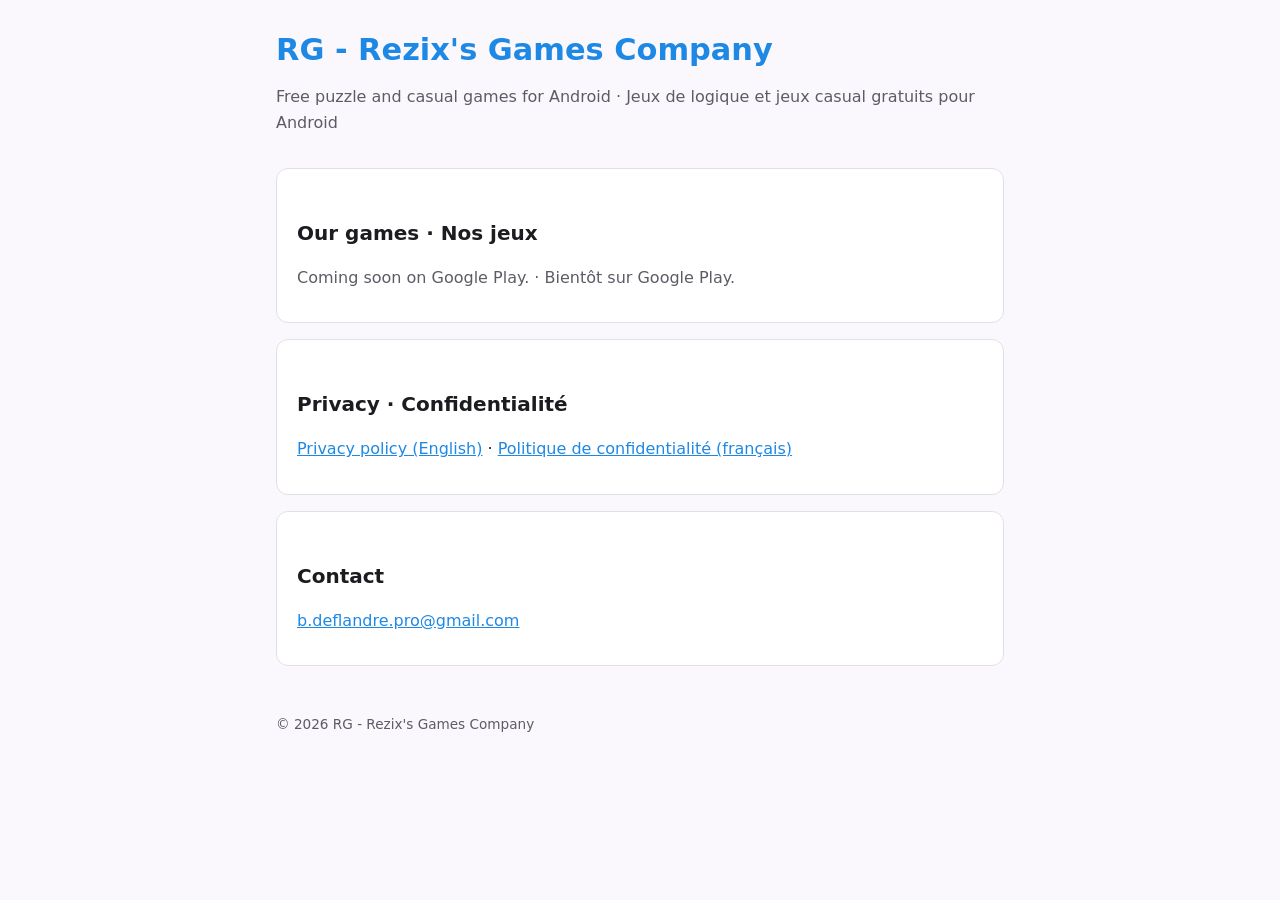
<file: index.html>
<!doctype html>
<html lang="en">
<head>
  <meta charset="utf-8">
  <meta name="viewport" content="width=device-width, initial-scale=1">
  <title>RG - Rezix's Games Company</title>
  <meta name="description" content="Free puzzle and casual games for Android by RG - Rezix's Games Company.">
  <link rel="stylesheet" href="style.css">
</head>
<body>
<main>
  <header>
    <h1>RG - Rezix's Games Company</h1>
    <p class="muted">Free puzzle and casual games for Android · Jeux de logique et jeux casual gratuits pour Android</p>
  </header>

  <section class="card">
    <h2>Our games · Nos jeux</h2>
    <p class="muted">Coming soon on Google Play. · Bientôt sur Google Play.</p>
  </section>

  <section class="card">
    <h2>Privacy · Confidentialité</h2>
    <p>
      <a href="privacy.html">Privacy policy (English)</a> ·
      <a href="confidentialite.html">Politique de confidentialité (français)</a>
    </p>
  </section>

  <section class="card">
    <h2>Contact</h2>
    <p><a href="mailto:b.deflandre.pro@gmail.com">b.deflandre.pro@gmail.com</a></p>
  </section>

  <footer>© 2026 RG - Rezix's Games Company</footer>
</main>
</body>
</html>
</file>
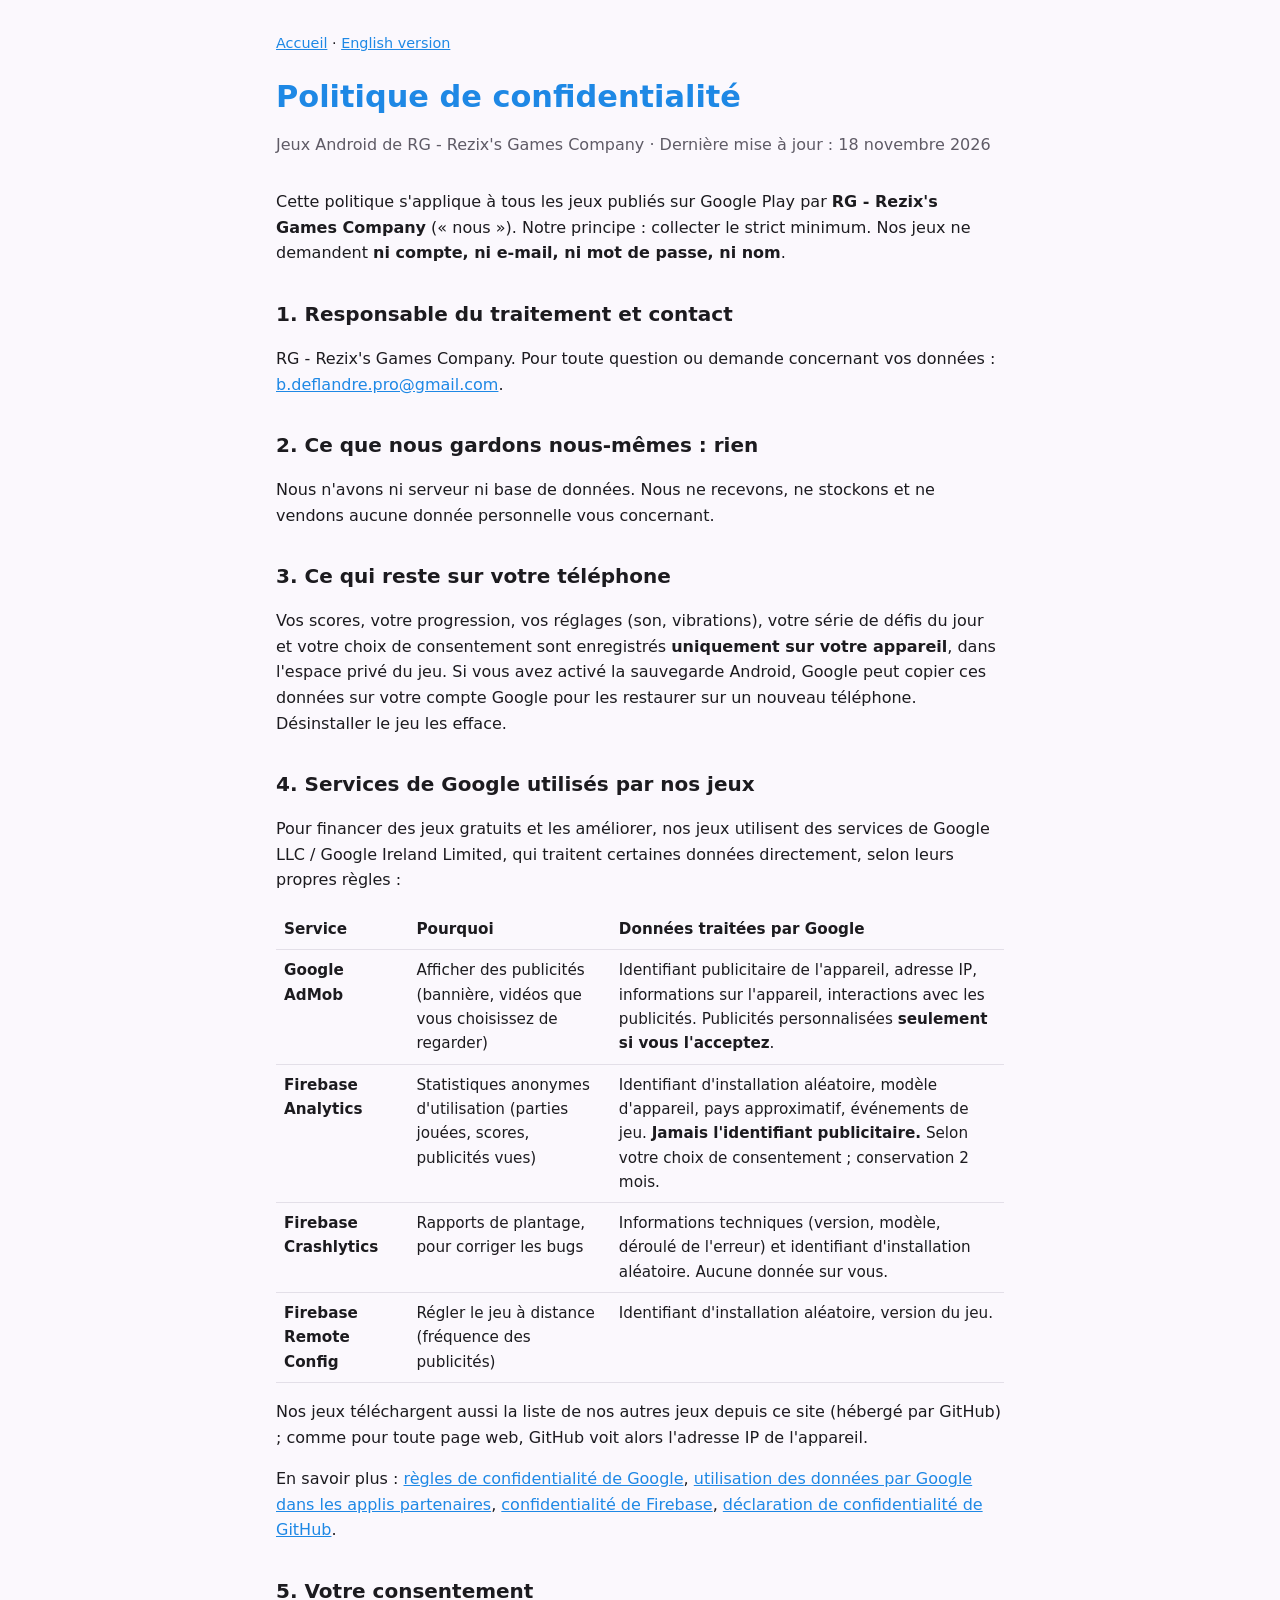
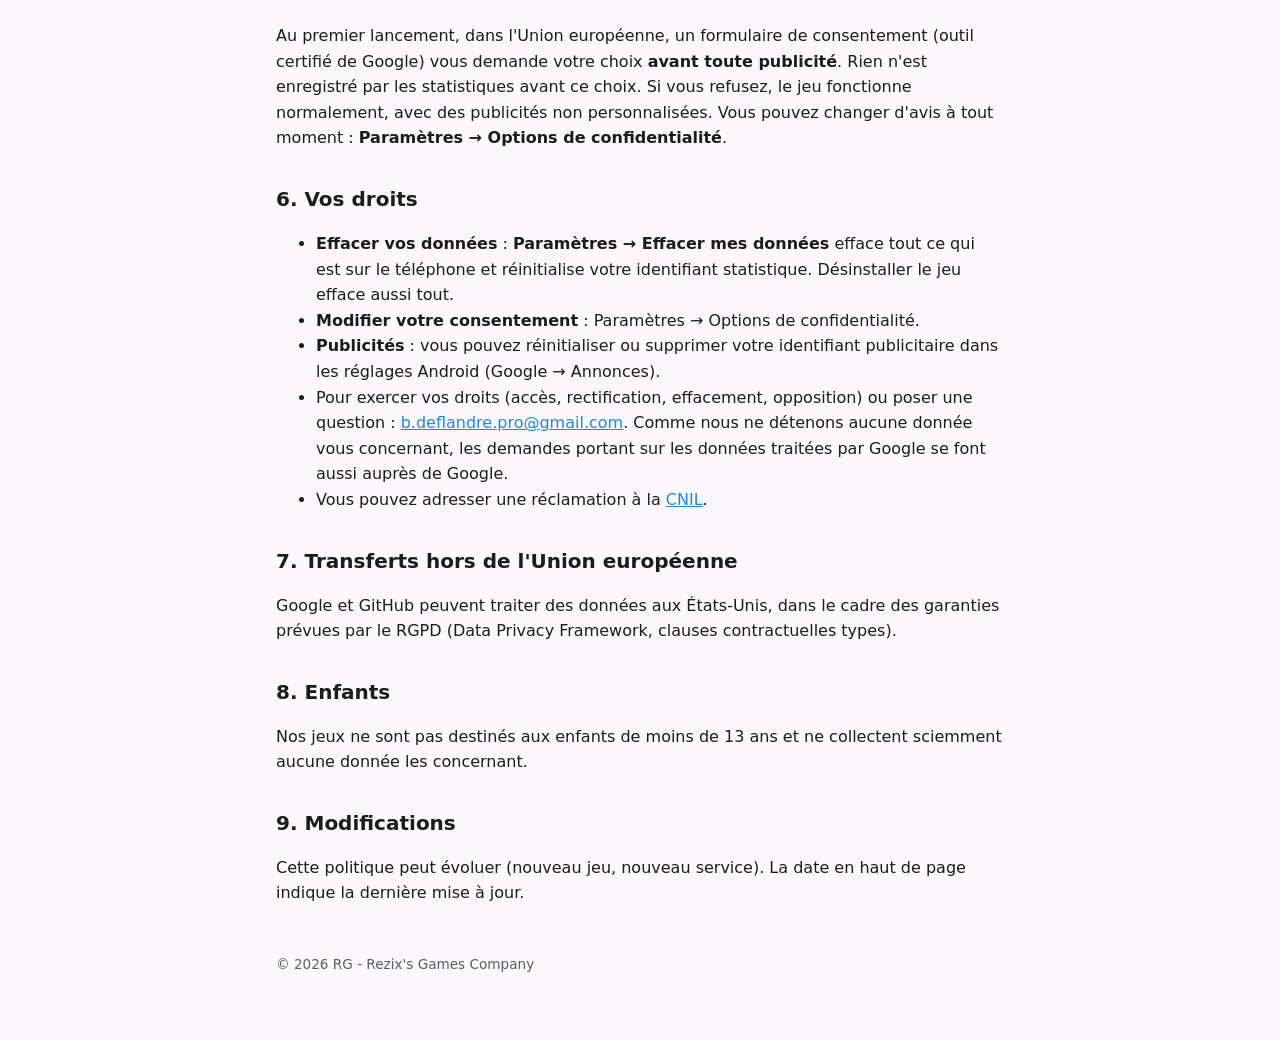
<file: confidentialite.html>
<!doctype html>
<html lang="fr">
<head>
  <meta charset="utf-8">
  <meta name="viewport" content="width=device-width, initial-scale=1">
  <title>Politique de confidentialité – RG - Rezix's Games Company</title>
  <link rel="stylesheet" href="style.css">
</head>
<body>
<main>
  <nav class="lang"><a href="index.html">Accueil</a> · <a href="privacy.html">English version</a></nav>
  <header>
    <h1>Politique de confidentialité</h1>
    <p class="muted">Jeux Android de RG - Rezix's Games Company · Dernière mise à jour : 18 novembre 2026</p>
  </header>

  <p>
    Cette politique s'applique à tous les jeux publiés sur Google Play par
    <strong>RG - Rezix's Games Company</strong> (« nous »). Notre principe : collecter le
    strict minimum. Nos jeux ne demandent <strong>ni compte, ni e-mail, ni mot de passe, ni nom</strong>.
  </p>

  <h2>1. Responsable du traitement et contact</h2>
  <p>
    RG - Rezix's Games Company. Pour toute question ou demande concernant vos données :
    <a href="mailto:b.deflandre.pro@gmail.com">b.deflandre.pro@gmail.com</a>.
  </p>

  <h2>2. Ce que nous gardons nous-mêmes : rien</h2>
  <p>
    Nous n'avons ni serveur ni base de données. Nous ne recevons, ne stockons et ne vendons
    aucune donnée personnelle vous concernant.
  </p>

  <h2>3. Ce qui reste sur votre téléphone</h2>
  <p>
    Vos scores, votre progression, vos réglages (son, vibrations), votre série de défis du jour
    et votre choix de consentement sont enregistrés <strong>uniquement sur votre appareil</strong>,
    dans l'espace privé du jeu. Si vous avez activé la sauvegarde Android, Google peut copier ces
    données sur votre compte Google pour les restaurer sur un nouveau téléphone. Désinstaller le
    jeu les efface.
  </p>

  <h2>4. Services de Google utilisés par nos jeux</h2>
  <p>
    Pour financer des jeux gratuits et les améliorer, nos jeux utilisent des services de
    Google LLC / Google Ireland Limited, qui traitent certaines données directement, selon
    leurs propres règles :
  </p>
  <table>
    <thead><tr><th>Service</th><th>Pourquoi</th><th>Données traitées par Google</th></tr></thead>
    <tbody>
      <tr>
        <td><strong>Google AdMob</strong></td>
        <td>Afficher des publicités (bannière, vidéos que vous choisissez de regarder)</td>
        <td>Identifiant publicitaire de l'appareil, adresse IP, informations sur l'appareil, interactions avec les publicités. Publicités personnalisées <strong>seulement si vous l'acceptez</strong>.</td>
      </tr>
      <tr>
        <td><strong>Firebase Analytics</strong></td>
        <td>Statistiques anonymes d'utilisation (parties jouées, scores, publicités vues)</td>
        <td>Identifiant d'installation aléatoire, modèle d'appareil, pays approximatif, événements de jeu. <strong>Jamais l'identifiant publicitaire.</strong> Selon votre choix de consentement ; conservation 2 mois.</td>
      </tr>
      <tr>
        <td><strong>Firebase Crashlytics</strong></td>
        <td>Rapports de plantage, pour corriger les bugs</td>
        <td>Informations techniques (version, modèle, déroulé de l'erreur) et identifiant d'installation aléatoire. Aucune donnée sur vous.</td>
      </tr>
      <tr>
        <td><strong>Firebase Remote Config</strong></td>
        <td>Régler le jeu à distance (fréquence des publicités)</td>
        <td>Identifiant d'installation aléatoire, version du jeu.</td>
      </tr>
    </tbody>
  </table>
  <p>
    Nos jeux téléchargent aussi la liste de nos autres jeux depuis ce site (hébergé par GitHub) ;
    comme pour toute page web, GitHub voit alors l'adresse IP de l'appareil.
  </p>
  <p>
    En savoir plus :
    <a href="https://policies.google.com/privacy?hl=fr">règles de confidentialité de Google</a>,
    <a href="https://policies.google.com/technologies/partner-sites?hl=fr">utilisation des données par Google dans les applis partenaires</a>,
    <a href="https://firebase.google.com/support/privacy?hl=fr">confidentialité de Firebase</a>,
    <a href="https://docs.github.com/fr/site-policy/privacy-policies/github-general-privacy-statement">déclaration de confidentialité de GitHub</a>.
  </p>

  <h2>5. Votre consentement</h2>
  <p>
    Au premier lancement, dans l'Union européenne, un formulaire de consentement (outil certifié
    de Google) vous demande votre choix <strong>avant toute publicité</strong>. Rien n'est enregistré
    par les statistiques avant ce choix. Si vous refusez, le jeu fonctionne normalement, avec des
    publicités non personnalisées. Vous pouvez changer d'avis à tout moment :
    <strong>Paramètres → Options de confidentialité</strong>.
  </p>

  <h2>6. Vos droits</h2>
  <ul>
    <li><strong>Effacer vos données</strong> : <strong>Paramètres → Effacer mes données</strong> efface tout ce qui est sur le téléphone et réinitialise votre identifiant statistique. Désinstaller le jeu efface aussi tout.</li>
    <li><strong>Modifier votre consentement</strong> : Paramètres → Options de confidentialité.</li>
    <li><strong>Publicités</strong> : vous pouvez réinitialiser ou supprimer votre identifiant publicitaire dans les réglages Android (Google → Annonces).</li>
    <li>Pour exercer vos droits (accès, rectification, effacement, opposition) ou poser une question : <a href="mailto:b.deflandre.pro@gmail.com">b.deflandre.pro@gmail.com</a>. Comme nous ne détenons aucune donnée vous concernant, les demandes portant sur les données traitées par Google se font aussi auprès de Google.</li>
    <li>Vous pouvez adresser une réclamation à la <a href="https://www.cnil.fr/fr/plaintes">CNIL</a>.</li>
  </ul>

  <h2>7. Transferts hors de l'Union européenne</h2>
  <p>
    Google et GitHub peuvent traiter des données aux États-Unis, dans le cadre des garanties
    prévues par le RGPD (Data Privacy Framework, clauses contractuelles types).
  </p>

  <h2>8. Enfants</h2>
  <p>
    Nos jeux ne sont pas destinés aux enfants de moins de 13 ans et ne collectent sciemment
    aucune donnée les concernant.
  </p>

  <h2>9. Modifications</h2>
  <p>
    Cette politique peut évoluer (nouveau jeu, nouveau service). La date en haut de page
    indique la dernière mise à jour.
  </p>

  <footer>© 2026 RG - Rezix's Games Company</footer>
</main>
</body>
</html>
</file>
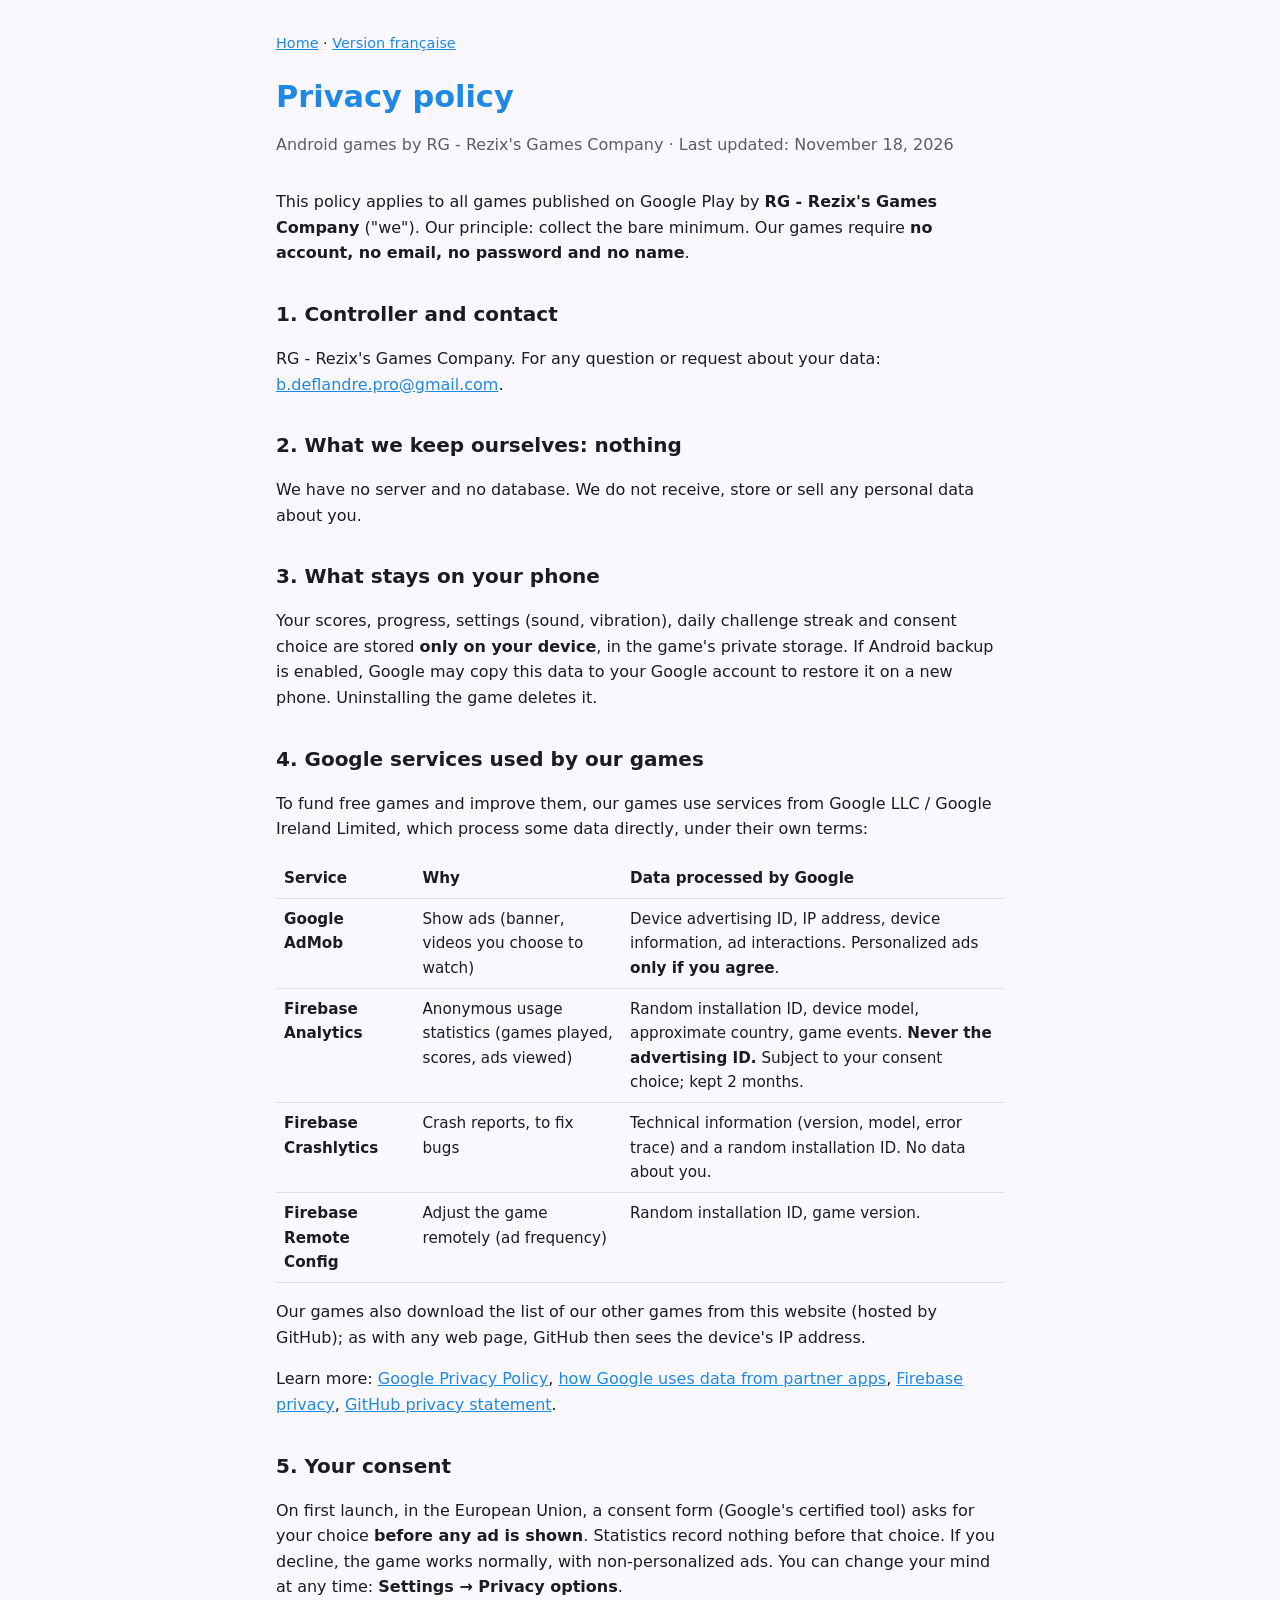
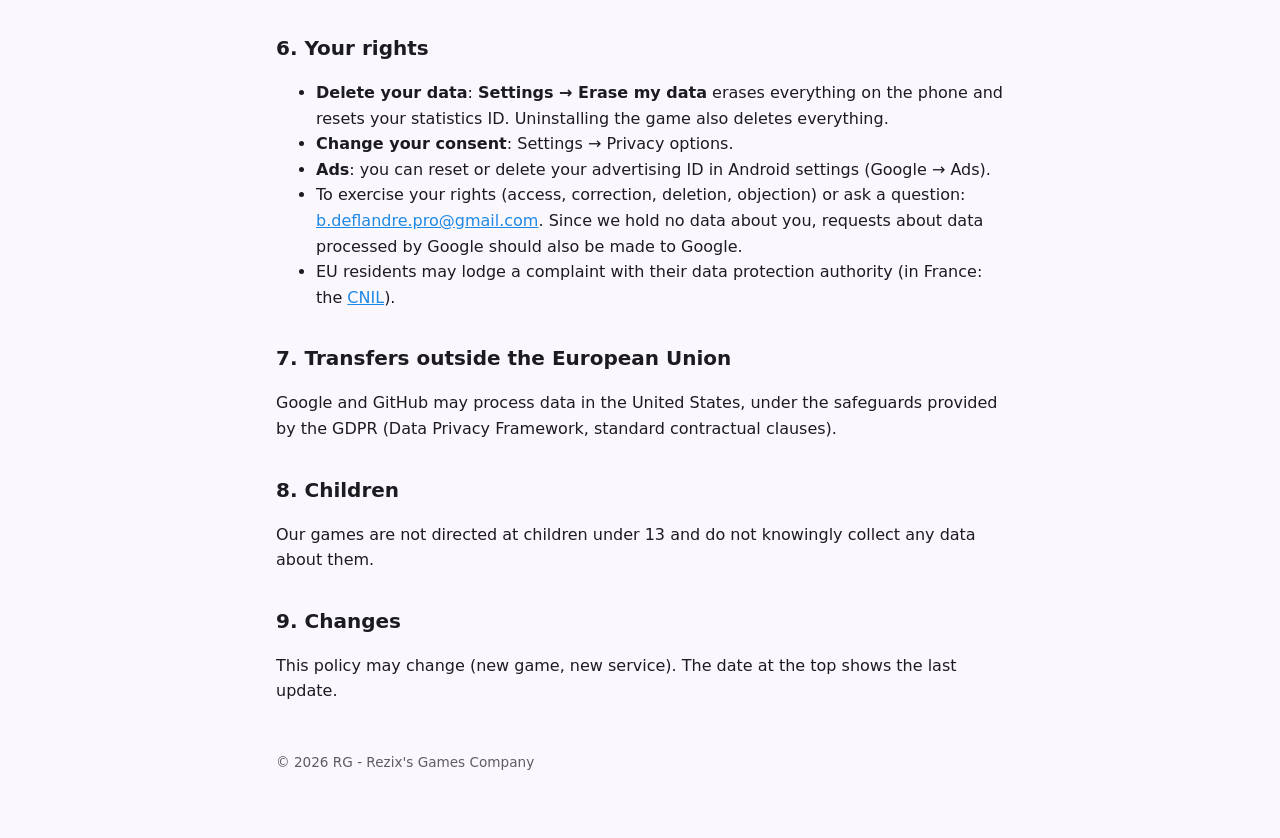
<file: privacy.html>
<!doctype html>
<html lang="en">
<head>
  <meta charset="utf-8">
  <meta name="viewport" content="width=device-width, initial-scale=1">
  <title>Privacy policy – RG - Rezix's Games Company</title>
  <link rel="stylesheet" href="style.css">
</head>
<body>
<main>
  <nav class="lang"><a href="index.html">Home</a> · <a href="confidentialite.html">Version française</a></nav>
  <header>
    <h1>Privacy policy</h1>
    <p class="muted">Android games by RG - Rezix's Games Company · Last updated: November 18, 2026</p>
  </header>

  <p>
    This policy applies to all games published on Google Play by
    <strong>RG - Rezix's Games Company</strong> ("we"). Our principle: collect the bare minimum.
    Our games require <strong>no account, no email, no password and no name</strong>.
  </p>

  <h2>1. Controller and contact</h2>
  <p>
    RG - Rezix's Games Company. For any question or request about your data:
    <a href="mailto:b.deflandre.pro@gmail.com">b.deflandre.pro@gmail.com</a>.
  </p>

  <h2>2. What we keep ourselves: nothing</h2>
  <p>
    We have no server and no database. We do not receive, store or sell any personal data
    about you.
  </p>

  <h2>3. What stays on your phone</h2>
  <p>
    Your scores, progress, settings (sound, vibration), daily challenge streak and consent choice
    are stored <strong>only on your device</strong>, in the game's private storage. If Android backup
    is enabled, Google may copy this data to your Google account to restore it on a new phone.
    Uninstalling the game deletes it.
  </p>

  <h2>4. Google services used by our games</h2>
  <p>
    To fund free games and improve them, our games use services from Google LLC / Google Ireland
    Limited, which process some data directly, under their own terms:
  </p>
  <table>
    <thead><tr><th>Service</th><th>Why</th><th>Data processed by Google</th></tr></thead>
    <tbody>
      <tr>
        <td><strong>Google AdMob</strong></td>
        <td>Show ads (banner, videos you choose to watch)</td>
        <td>Device advertising ID, IP address, device information, ad interactions. Personalized ads <strong>only if you agree</strong>.</td>
      </tr>
      <tr>
        <td><strong>Firebase Analytics</strong></td>
        <td>Anonymous usage statistics (games played, scores, ads viewed)</td>
        <td>Random installation ID, device model, approximate country, game events. <strong>Never the advertising ID.</strong> Subject to your consent choice; kept 2 months.</td>
      </tr>
      <tr>
        <td><strong>Firebase Crashlytics</strong></td>
        <td>Crash reports, to fix bugs</td>
        <td>Technical information (version, model, error trace) and a random installation ID. No data about you.</td>
      </tr>
      <tr>
        <td><strong>Firebase Remote Config</strong></td>
        <td>Adjust the game remotely (ad frequency)</td>
        <td>Random installation ID, game version.</td>
      </tr>
    </tbody>
  </table>
  <p>
    Our games also download the list of our other games from this website (hosted by GitHub);
    as with any web page, GitHub then sees the device's IP address.
  </p>
  <p>
    Learn more:
    <a href="https://policies.google.com/privacy">Google Privacy Policy</a>,
    <a href="https://policies.google.com/technologies/partner-sites">how Google uses data from partner apps</a>,
    <a href="https://firebase.google.com/support/privacy">Firebase privacy</a>,
    <a href="https://docs.github.com/en/site-policy/privacy-policies/github-general-privacy-statement">GitHub privacy statement</a>.
  </p>

  <h2>5. Your consent</h2>
  <p>
    On first launch, in the European Union, a consent form (Google's certified tool) asks for your
    choice <strong>before any ad is shown</strong>. Statistics record nothing before that choice. If you
    decline, the game works normally, with non-personalized ads. You can change your mind at any
    time: <strong>Settings → Privacy options</strong>.
  </p>

  <h2>6. Your rights</h2>
  <ul>
    <li><strong>Delete your data</strong>: <strong>Settings → Erase my data</strong> erases everything on the phone and resets your statistics ID. Uninstalling the game also deletes everything.</li>
    <li><strong>Change your consent</strong>: Settings → Privacy options.</li>
    <li><strong>Ads</strong>: you can reset or delete your advertising ID in Android settings (Google → Ads).</li>
    <li>To exercise your rights (access, correction, deletion, objection) or ask a question: <a href="mailto:b.deflandre.pro@gmail.com">b.deflandre.pro@gmail.com</a>. Since we hold no data about you, requests about data processed by Google should also be made to Google.</li>
    <li>EU residents may lodge a complaint with their data protection authority (in France: the <a href="https://www.cnil.fr/en/complaints">CNIL</a>).</li>
  </ul>

  <h2>7. Transfers outside the European Union</h2>
  <p>
    Google and GitHub may process data in the United States, under the safeguards provided by the
    GDPR (Data Privacy Framework, standard contractual clauses).
  </p>

  <h2>8. Children</h2>
  <p>
    Our games are not directed at children under 13 and do not knowingly collect any data about them.
  </p>

  <h2>9. Changes</h2>
  <p>
    This policy may change (new game, new service). The date at the top shows the last update.
  </p>

  <footer>© 2026 RG - Rezix's Games Company</footer>
</main>
</body>
</html>
</file>
<file: style.css>
:root {
  --bg: #fbf8fd;
  --surface: #ffffff;
  --text: #1c1b1f;
  --muted: #5f5b66;
  --primary: #1e88e5;
  --border: #e3dfe8;
}
@media (prefers-color-scheme: dark) {
  :root {
    --bg: #141218;
    --surface: #1e1c22;
    --text: #e8e3ec;
    --muted: #a8a2b0;
    --primary: #64b5f6;
    --border: #2f2c35;
  }
}
* { box-sizing: border-box; }
body {
  margin: 0;
  background: var(--bg);
  color: var(--text);
  font: 16px/1.6 system-ui, -apple-system, "Segoe UI", Roboto, sans-serif;
}
main {
  max-width: 760px;
  margin: 0 auto;
  padding: 32px 16px 64px;
}
header { margin-bottom: 32px; }
h1 { font-size: 1.9rem; line-height: 1.2; margin: 0 0 8px; color: var(--primary); }
h2 { font-size: 1.25rem; margin: 32px 0 8px; }
h3 { font-size: 1.05rem; margin: 20px 0 4px; }
p, li { color: var(--text); }
.muted { color: var(--muted); }
a { color: var(--primary); }
nav.lang { font-size: 0.9rem; margin-bottom: 24px; }
.card {
  background: var(--surface);
  border: 1px solid var(--border);
  border-radius: 12px;
  padding: 16px 20px;
  margin: 16px 0;
}
table { width: 100%; border-collapse: collapse; font-size: 0.95rem; }
th, td { text-align: left; vertical-align: top; padding: 8px; border-bottom: 1px solid var(--border); }
footer { margin-top: 48px; font-size: 0.85rem; color: var(--muted); }
@media (max-width: 600px) {
  table, thead, tbody, tr, th, td { display: block; }
  thead { display: none; }
  td { border: none; padding: 2px 0; }
  tr { border-bottom: 1px solid var(--border); padding: 8px 0; }
}
</file>
